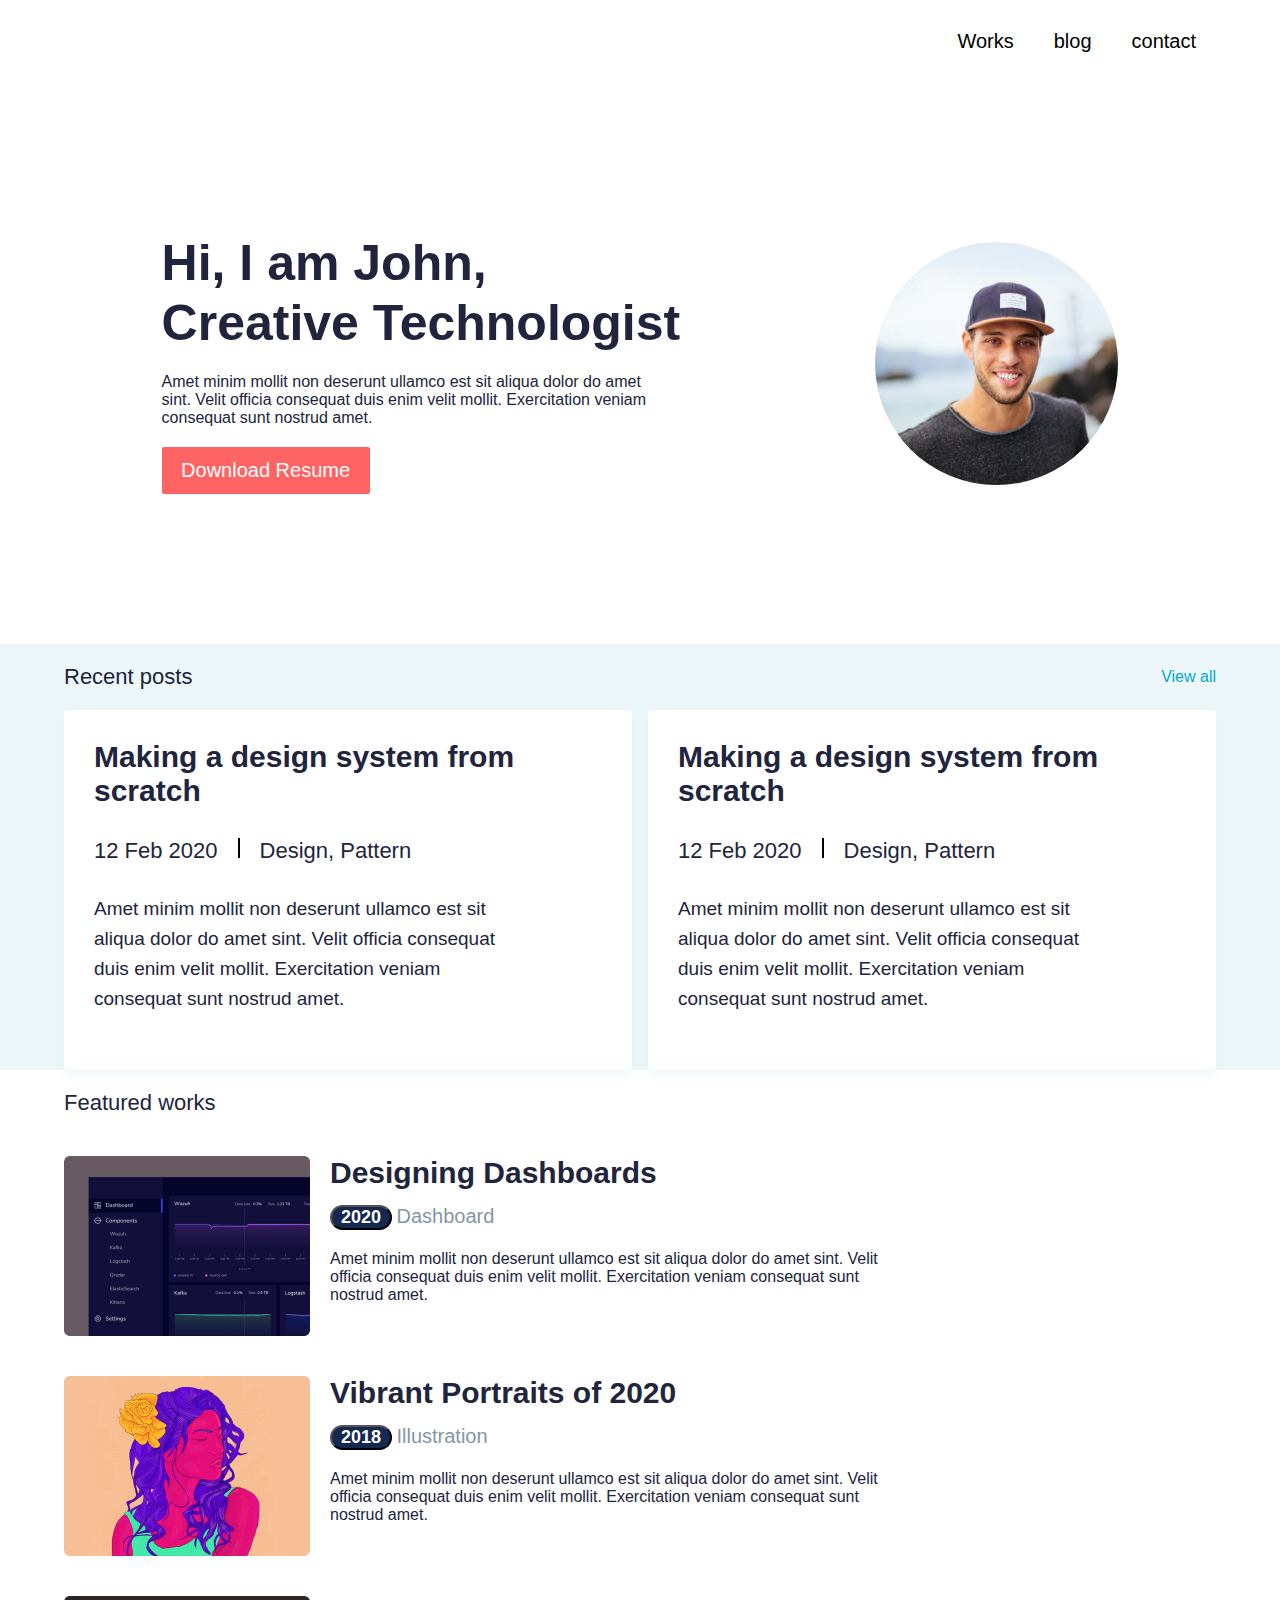
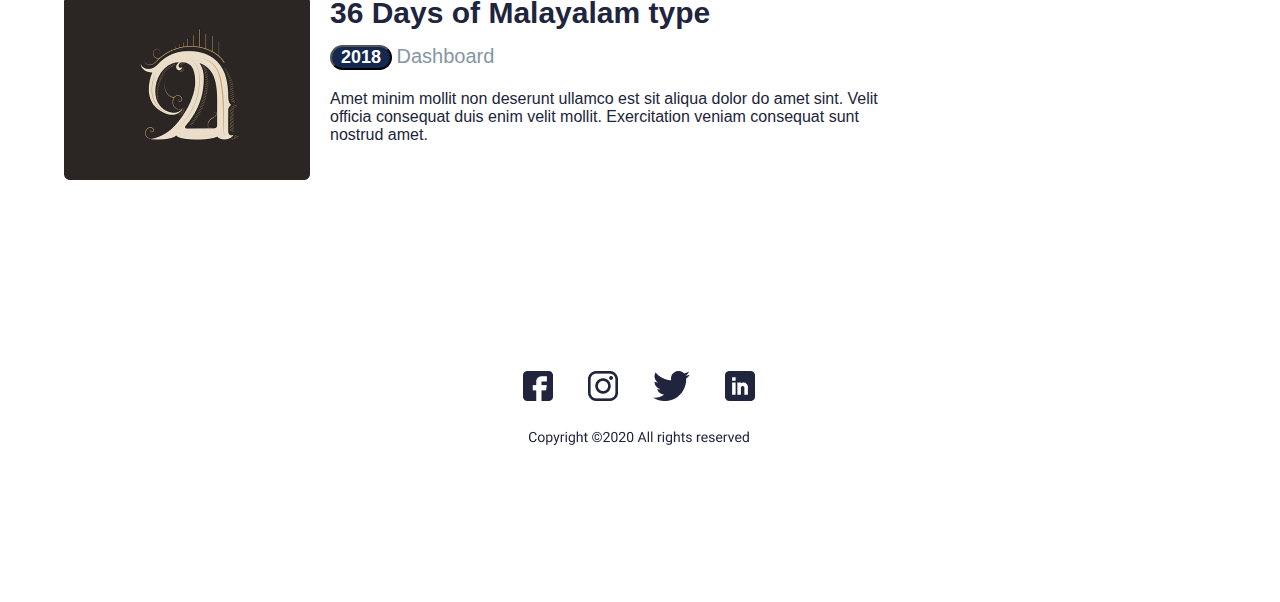
<file: index.html>
<!DOCTYPE html>
<html lang="en">
<head>
    <meta charset="UTF-8">
    <meta name="viewport" content="width=device-width, initial-scale=1.0">
    <title>Document</title>
    <link rel="stylesheet" href="./stayle.css">
    <link rel="stylesheet" href="./media.css">
</head>
<body>
    <header id="header">
        <div class="container">
            <div class="header">
             <a href="">Works</a>
             <a href="./blog.html" >blog</a>
               <a href="">contact</a>
            </div>

        </div>
    </header>
    <section id="hero">
        <div class="container">
            <div class="hero">
                <div class="hero-left">
                    <h1>Hi, I am John, <br>
                        Creative Technologist</h1>
                        <p>Amet minim mollit non deserunt ullamco est sit aliqua dolor do amet <br> sint. Velit officia consequat duis enim velit mollit. Exercitation veniam <br> consequat sunt nostrud amet.</p>
                        <button>Download Resume</button>
                        
                </div>
                <img src="./images/Ellipse 1.svg" alt="">
            </div>
        </div>
    </section>
    <section id="post">
        <div class="container">
            <div class="post">
                <div class="post-1">
                    <h1>Recent posts</h1>
                <span>View all</span>
                </div>

                <div class="post-2">
                    <div class="block">
                        <h1>Making a design system from <br> scratch</h1>
                        <div class="blocks">
                            <span>12 Feb 2020</span>
                        <div></div>
                        <span>Design, Pattern</span>
                     </div>
                        <p>Amet minim mollit non deserunt ullamco est sit <br> aliqua dolor do amet sint. Velit officia consequat <br> duis enim velit mollit. Exercitation veniam <br> consequat sunt nostrud amet.</p>
                    </div>

                    <div class="block">
                        <h1>Making a design system from <br> scratch</h1>
                        <div class="blocks">
                            <span>12 Feb 2020</span>
                        <div></div>
                        <span>Design, Pattern</span>
                     </div>
                        <p>Amet minim mollit non deserunt ullamco est sit <br> aliqua dolor do amet sint. Velit officia consequat <br> duis enim velit mollit. Exercitation veniam <br> consequat sunt nostrud amet.</p>
                    </div>
                </div>
            </div>
        </div>
    </section>
    <section id="work">
        <div class="container">
            <div class="work">
                <div class="world">
                <h3>Featured works</h3>
                <div class="works">
                    <div class="worket">
                        <img src="./images/work.png" alt="">
                        <div class="work-text">
                            
                            <h1>Designing Dashboards</h1>
                            <div class="loro">
                                 <button>2020</button>
                                <span>Dashboard</span>
                            </div>
                            <p>Amet minim mollit non deserunt ullamco est sit aliqua dolor do amet sint. Velit <br> officia consequat duis enim velit mollit. Exercitation veniam consequat sunt <br> nostrud amet.</p> <br>
                        </div>

                        
                    </div>

                    <div class="worket">
                        <img src="./images/work-2.png" alt="">
                        <div class="work-text">
                            
                            <h1>Vibrant Portraits of 2020</h1>
                            <div class="loro">
                                 <button>2018</button>
                                <span>Illustration</span>
                            </div>
                            <p>Amet minim mollit non deserunt ullamco est sit aliqua dolor do amet sint. Velit <br> officia consequat duis enim velit mollit. Exercitation veniam consequat sunt <br> nostrud amet.</p>
                        </div>

                        
                    </div>

                    <div class="worket">
                        <img src="./images/work-3.png" alt="">
                        <div class="work-text">
                            
                            <h1>36 Days of Malayalam type</h1>
                            <div class="loro">
                                 <button>2018</button>
                                <span>Dashboard</span>
                            </div>
                            <p>Amet minim mollit non deserunt ullamco est sit aliqua dolor do amet sint. Velit <br> officia consequat duis enim velit mollit. Exercitation veniam consequat sunt <br> nostrud amet.</p>
                        </div>

                        
                    </div>
                </div>
            </div>
            </div>
        </div>
    </section>
    <div class="footer" id="footer">
        <div class="container">
            <div class="footer">
                <img src="./images/Footer.png" alt="">
            </div>
        </div>
    </div>
    
</body>
</html>
</file>
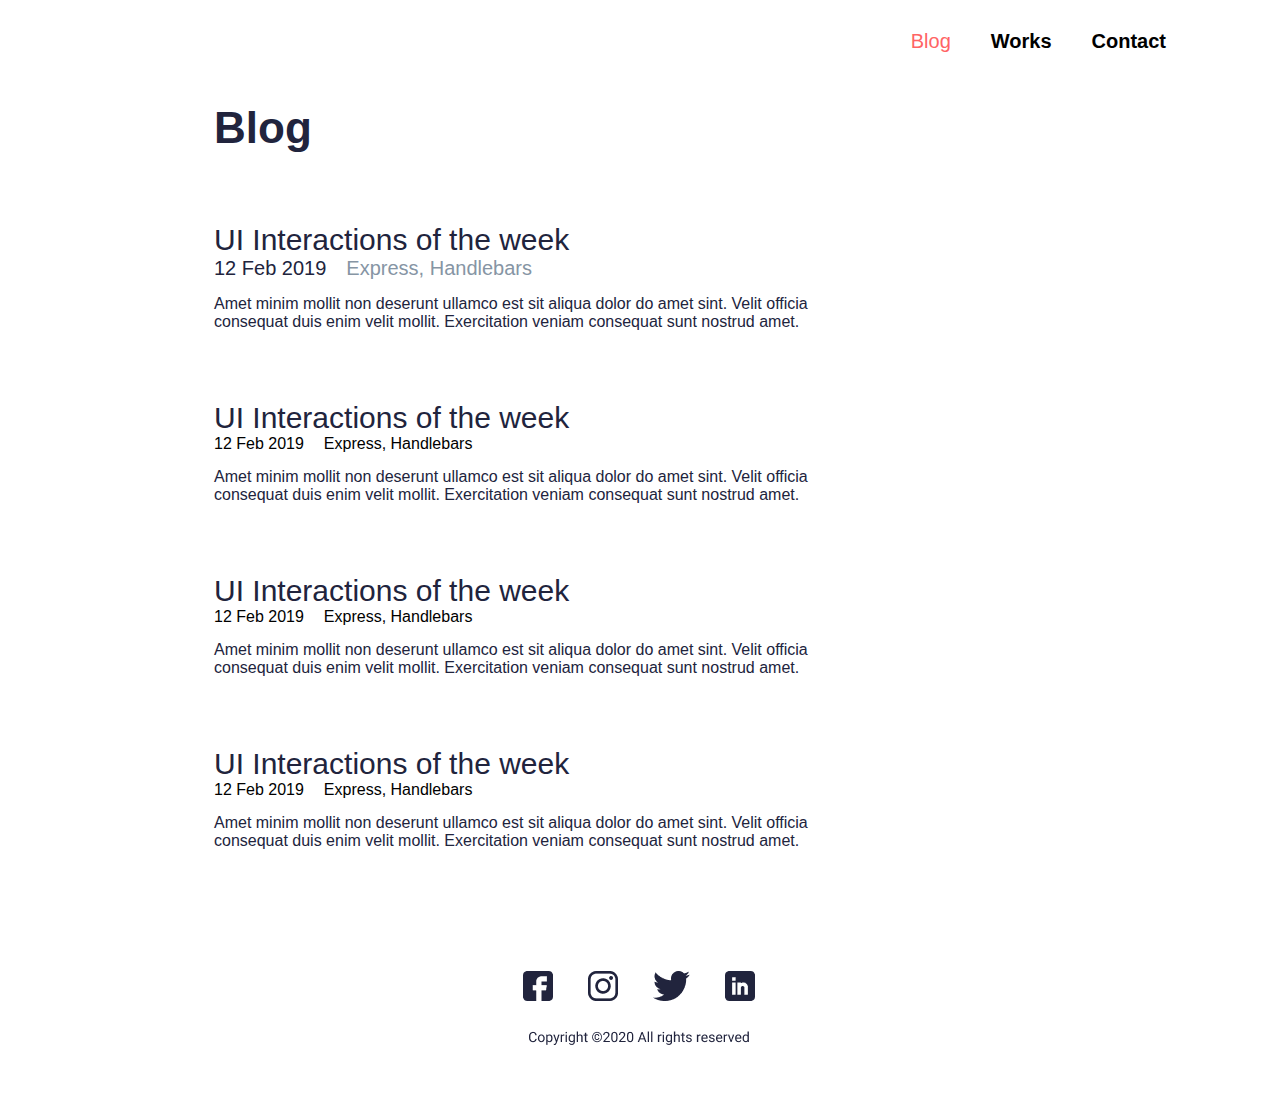
<file: blog.html>
<!DOCTYPE html>
<html lang="en">
<head>
    <meta charset="UTF-8">
    <meta name="viewport" content="width=device-width, initial-scale=1.0">
    <title>Document</title>
    <link rel="stylesheet" href="./blog.css">
</head>
<body>
   <header id="header">
    <div class="container">
        <div class="header">
            <a class="blog" href="#">Blog</a >
            <a class="works"  href="./index.html">Works</a>
            <a class="works" href="#">Contact</a>
        </div>
    </div>
   </header>
   <section id="hero">
    <div class="container">
        <div class="hero">
            <h1 class="blog-h1">Blog</h1>
            <div class="dolor">
                <h1>UI Interactions of the week</h1>
                <div class="born">
                    <span class="span-1">12 Feb 2019</span>
                    <div></div>
                    <span class="span-2">Express, Handlebars</span>
                </div>
                <p>Amet minim mollit non deserunt ullamco est sit aliqua dolor do amet sint. Velit officia <br> consequat duis enim velit mollit. Exercitation veniam consequat sunt nostrud amet.</p>
            </div>

            <div class="dolor">
                <h1>UI Interactions of the week</h1>
                <div class="born">
                    <span>12 Feb 2019</span>
                    <div></div>
                    <span>Express, Handlebars</span>
                </div>
                <p>Amet minim mollit non deserunt ullamco est sit aliqua dolor do amet sint. Velit officia <br> consequat duis enim velit mollit. Exercitation veniam consequat sunt nostrud amet.</p>
            </div>

            <div class="dolor">
                <h1>UI Interactions of the week</h1>
                <div class="born">
                    <span>12 Feb 2019</span>
                    <div></div>
                    <span>Express, Handlebars</span>
                </div>
                <p>Amet minim mollit non deserunt ullamco est sit aliqua dolor do amet sint. Velit officia <br> consequat duis enim velit mollit. Exercitation veniam consequat sunt nostrud amet.</p>
            </div>

            <div class="dolor">
                <h1>UI Interactions of the week</h1>
                <div class="born">
                    <span>12 Feb 2019</span>
                    <div></div>
                    <span>Express, Handlebars</span>
                </div>
                <p>Amet minim mollit non deserunt ullamco est sit aliqua dolor do amet sint. Velit officia <br> consequat duis enim velit mollit. Exercitation veniam consequat sunt nostrud amet.</p>
            </div>
        </div>
    </div>
   </section>
   <footer id="footer">
    <div class="container">
        <div class="footer">
            <img src="./images/Footer (1).png" alt="">
        </div>
    </div>
   </footer>
    
</body>
</html>
</file>
<file: stayle.css>
*{
    margin: 0;
    padding: 0;
    font-family: sans-serif;
}
a{
    text-decoration: none;

}
.container{
    width: 90%;
    margin: 0 auto;
}
/* HEADER */
#header{
    padding: 30px 0;
}
.header{
    display: flex;
    justify-content: end;
    align-items: center;
  
}
 
.header a{
    margin: 0 20px;
    color: #000;
    color: #000;
    text-align: right;
    font-size: 20px;
    font-weight: 500;
}
/* HEADER */
/* HERO */
#hero{
    padding: 150px 0;
}
.hero{
    display: flex;
    justify-content: space-around;
    align-items: center;
}
.hero-left h1{
    color: var(--Dark-Color, #21243D);
font-size: 50px;
font-weight: 700;
line-height: 60px; /* 136.364% */
}
.hero-left p{
    color: var(--Dark-Color, #21243D);
font-size: 16px;
font-weight: 400;
margin: 20px 0;
}
.hero-left button{
    width: 208px;
height: 47px;
border-radius: 2px;
background: var(--Primary, #FF6464);
color: #FFF;
font-size: 20px;
font-weight: 500;
border: none;
}
/* HERO */
/* POST */
#post{
    background: #EDF7FA;
}
/* .container-2{
    width: 70%;
    margin: 0 auto;
} */
.post-1{
    display: flex;
    justify-content: space-between;
    align-items: center;
    padding: 20px 0;
}
.post-1 h1{ color: var(--Dark-Color, #21243D);
/* font-family: Heebo; */
font-size: 22px;
font-weight: 400;

}
.post-1 span{
    color: var(--Secondry, #00A8CC);
text-align: right;
font-size: 16px;
font-weight: 400;
}
.block{
    width: 508px;
height: 300px;
border-radius: 4px;
background: #FFF;
box-shadow: 0px 4px 10px 0px rgba(187, 225, 250, 0.25);
padding: 30px;
/* margin-left: 100px; */
}
.block h1{
    color: var(--Dark-Color, #21243D);
font-size: 30px;
font-weight: 700;
}
.block span{
    color: var(--Dark-Color, #21243D);
font-size: 22px;
font-weight: 400;
margin: 30px 0;

}
.block p{
    color: var(--Dark-Color, #21243D);
font-size: 19px;
font-weight: 400;
line-height: 30px;
/* margin: ; */
}
.blocks{
    display: flex;
  
}
.blocks div{
    width: 2px;
height: 20px;
background-color: black;
margin: 0 20px;
margin-top: 30px;

}
.post-2{
    display: flex;
    justify-content: space-between;
    align-items: center;
}
/* POST */
/* WORK */
.world h3{
    margin-top: 20px;
    color: var(--Dark-Color, #21243D);
font-size: 22px;
font-weight: 400;
}
.works{
    display: flex;
    flex-direction: column;
    margin: 20px 0;
}
.worket{
    display: flex;
    margin: 20px 0;

}
.work-text{
    margin-left: 20px;
}
.work-text h1{
    color: var(--Dark-Color, #21243D);
font-size: 30px;
font-weight: 700;
}
.work-text p{
    color: var(--Dark-Color, #21243D);
font-size: 16px;
font-weight: 400;
margin-top: 5px;
}
.loro button{
    width: 62px;
    height: 25px;
    border-radius: 16px;
background: #142850;
color: #FFF;
font-size: 18px;
font-weight: 900;
margin: 15px 0;
}
.loro span{
    color: var(--Light, #8695A4);
font-size: 20px;
font-weight: 400;

}
/* WORK */
.footer{
    display: flex;
    justify-content: center;
    padding: 50px 0;
}
</file>
<file: media.css>
@media(max-width: 768px) {

    .header{
        display: flex;
        justify-content: end;
        align-items: center;
      
    }

    .hero{
        display: flex;
     flex-direction: column-reverse;
        align-items: center;
    }


    .hero-left h1{
        color: var(--Dark-Color, #21243D);
    font-size: 30px;
    font-weight: 600;
    line-height: 50px; /* 136.364% */
    text-align: center;
    }
    .hero-left p{
        color: var(--Dark-Color, #21243D);
    font-size: 20px;
    font-weight: 400;
    margin: 20px 0;
    text-align: center;
    }
    .hero-left button{
        width: 208px;
    height: 47px;
    border-radius: 2px;
    background: var(--Primary, #FF6464);
    color: #FFF;
    font-size: 20px;
    font-weight: 500;
    border: none;
    margin-left: 195px 
}
    .block{
        width: 250px;
    height: 425px;
    border-radius: 4px;
    background: #FFF;
    box-shadow: 0px 4px 10px 0px rgba(187, 225, 250, 0.25);
    padding: 30px;
    /* margin-left: 100px; */
    
    }

    .blocks{
        width: 300px;
    }

    .block h1{
        color: var(--Dark-Color, #21243D);
    font-size: 25px;
    font-weight: 600;
    }






















}
@media( max-width:426px) {
    
}































}
</file>
<file: blog.css>
*{
    margin: 0;
    padding: 0;
    font-family: sans-serif;
}
a{
text-decoration: none;
}
.container{
    width: 90%;

    margin: 0 auto;
}
/* HEADER */
.header{
    display: flex;
    justify-content: flex-end ;
    padding: 30px;

}
.header a{
    margin: 0 20px;
}
.blog{
    color: var(--Primary, #FF6464);
text-align: right;
font-size: 20px;
font-weight: 500;
}
.works{
    color: #000;
text-align: right;
font-size: 20px;
font-weight: 600;
}
/* HEADER */
/* HERO */
.hero{
    margin-left: 150px;
}
.blog-h1{
    color: var(--Dark-Color, #21243D);
font-size: 44px;
font-weight: 700;
margin-top: 20px;
}
.dolor h1{
    color: var(--Dark-Color, #21243D);
font-size: 30px;
font-weight: 500;
margin-top: 10px;
}
.dolor p{
    color: var(--Dark-Color, #21243D);
font-size: 16px;
font-weight: 400;
line-height: normal;
margin-top: 15px;
}
.born{
    display: flex;
}
.born div{
    width: 20px;
  
}
.dolor{
    margin: 70px 0;
}
.span-1{
    color: var(--Dark-Color, #21243D);
font-size: 20px;
font-weight: 400;
}
.span-2{
    color: var(--Light, #8695A4);
    font-size: 20px;
    font-weight: 400;
}
/* HERO */
/* FOOTER */
.footer{
    display: flex;
    justify-content: center;
}

/* FOOTER */
</file>
